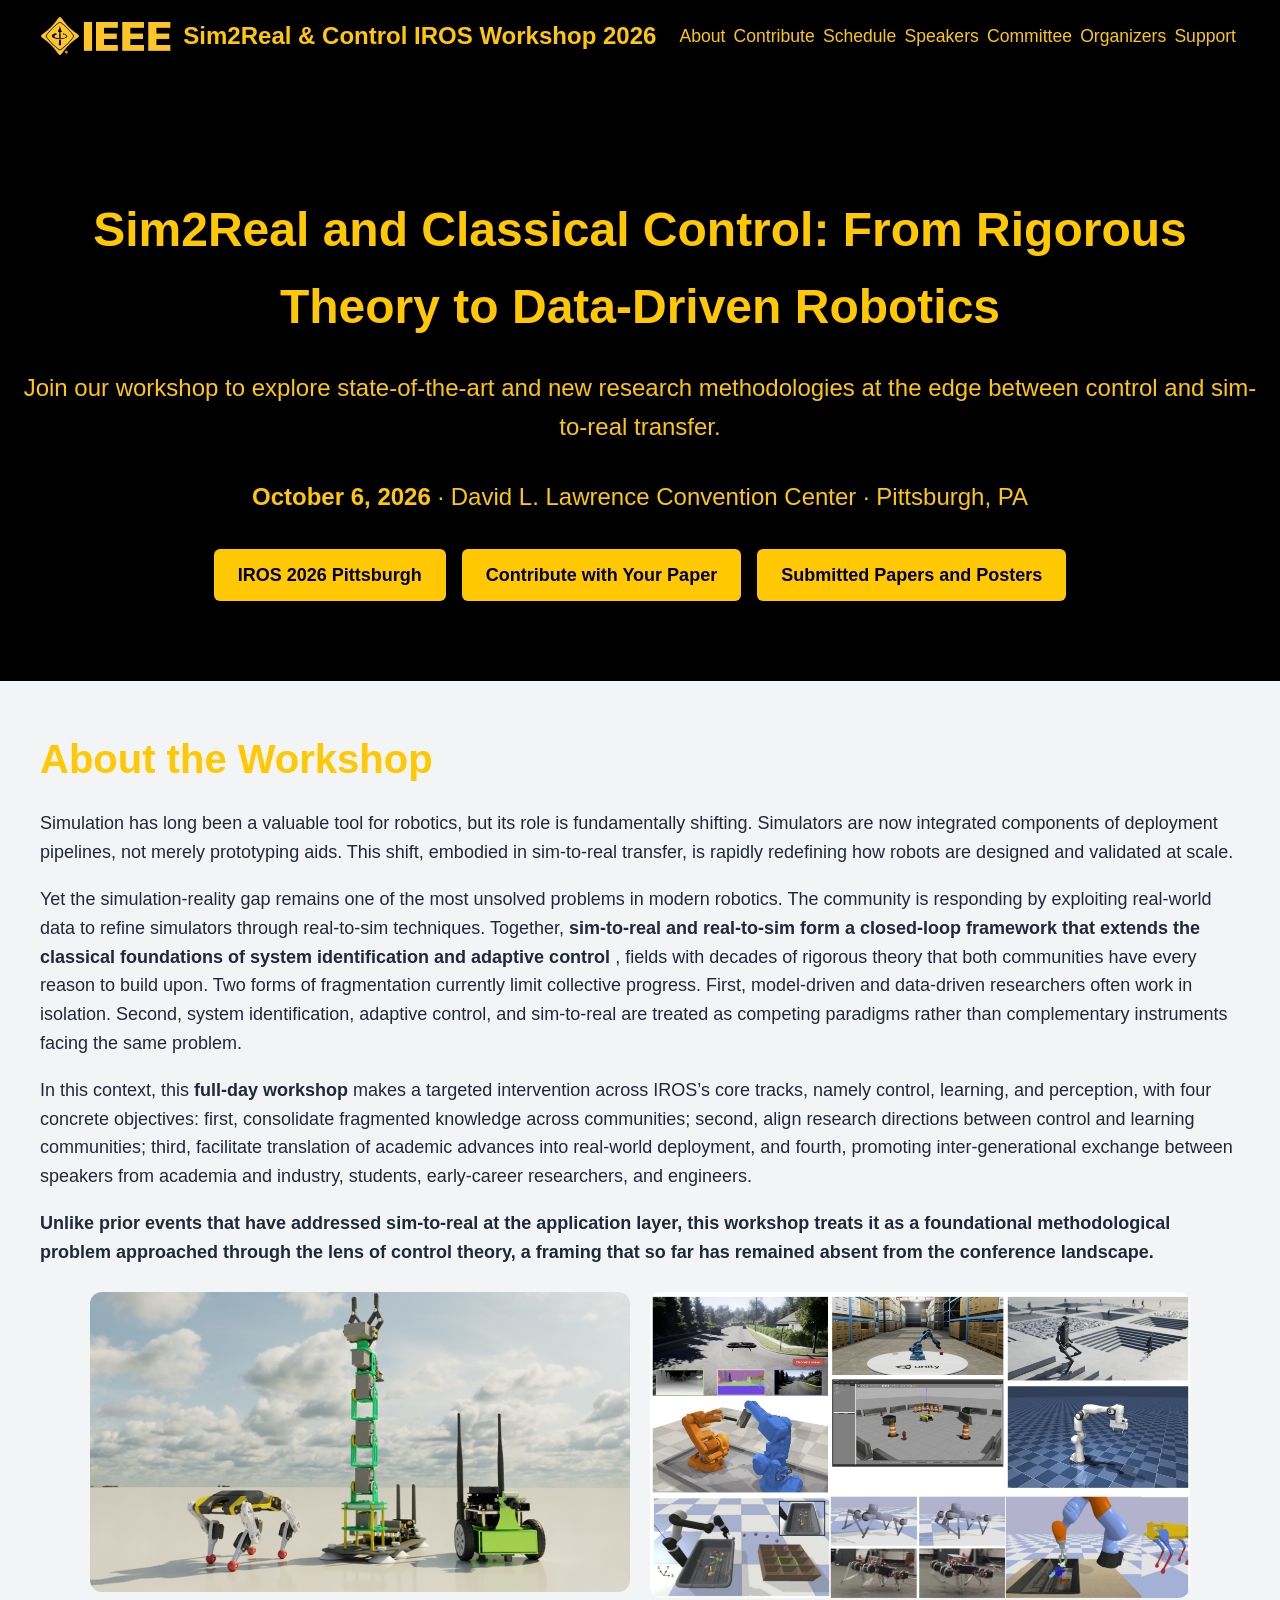
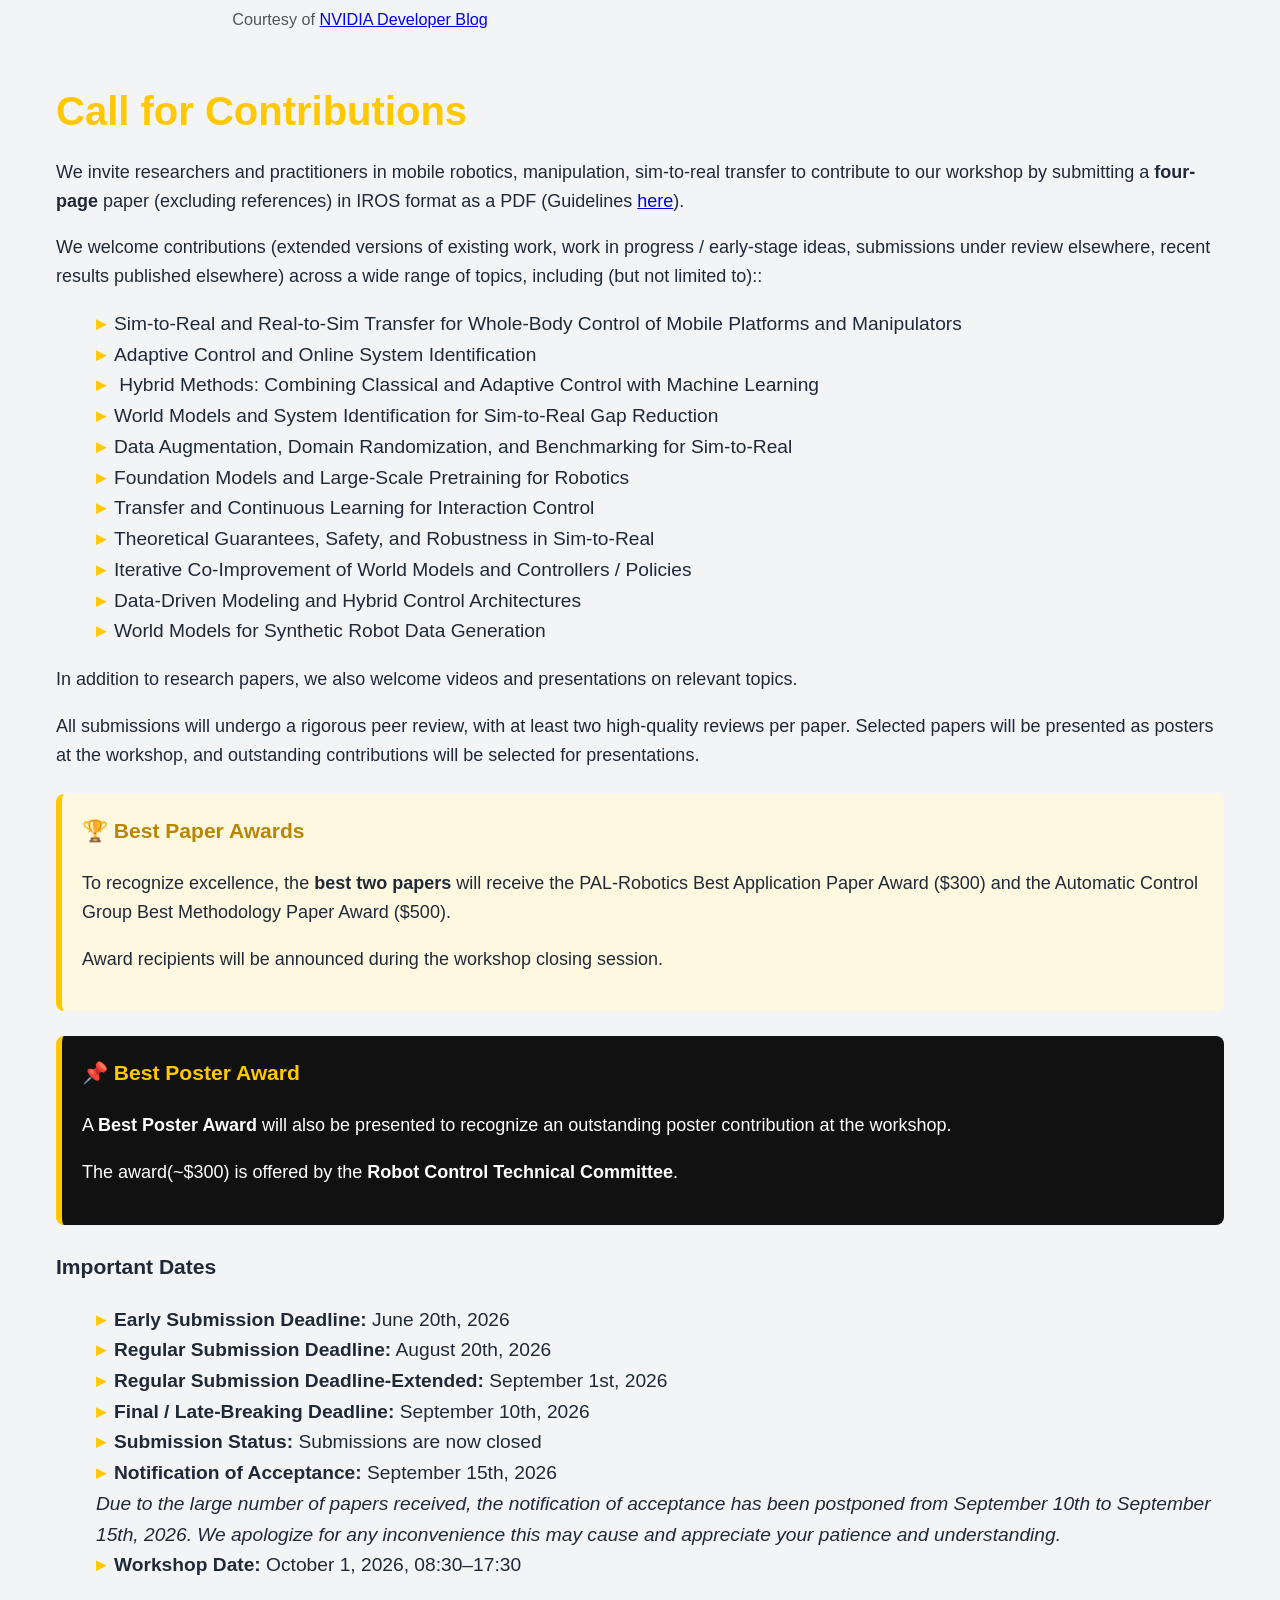
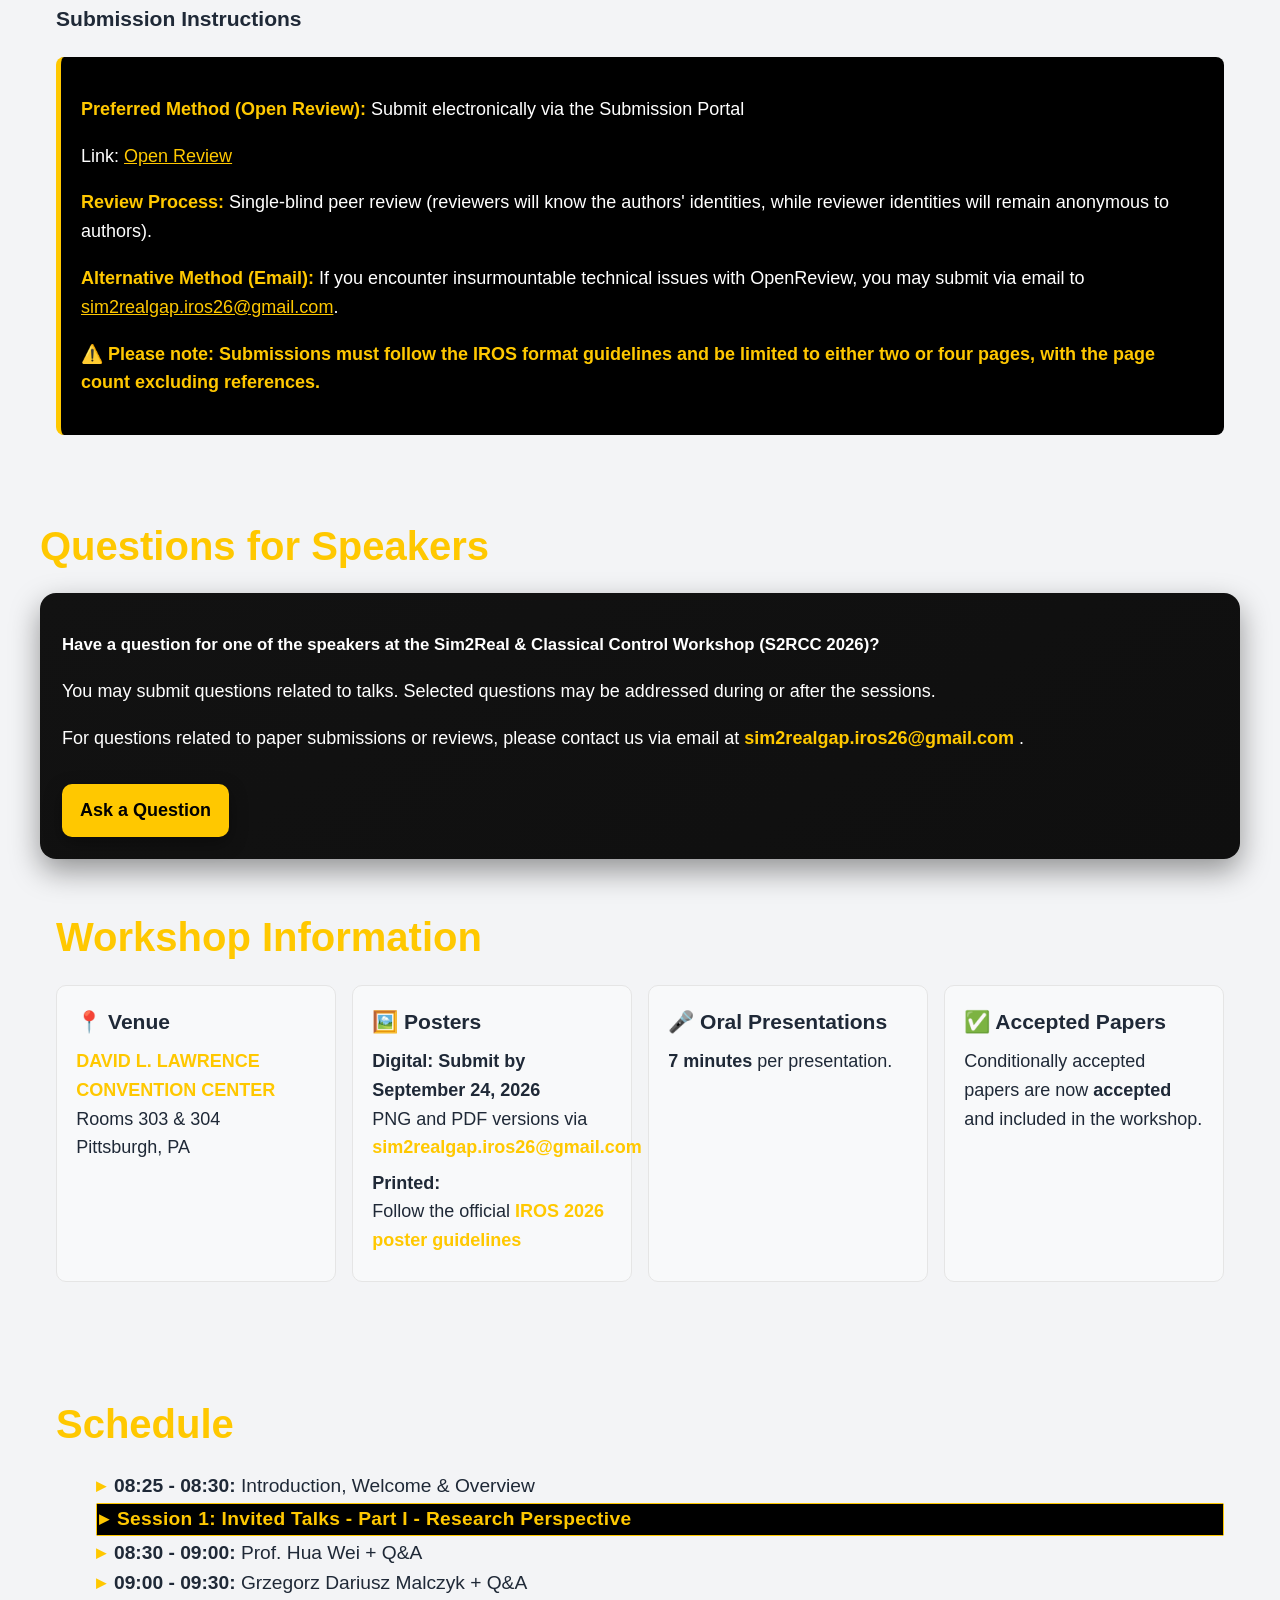
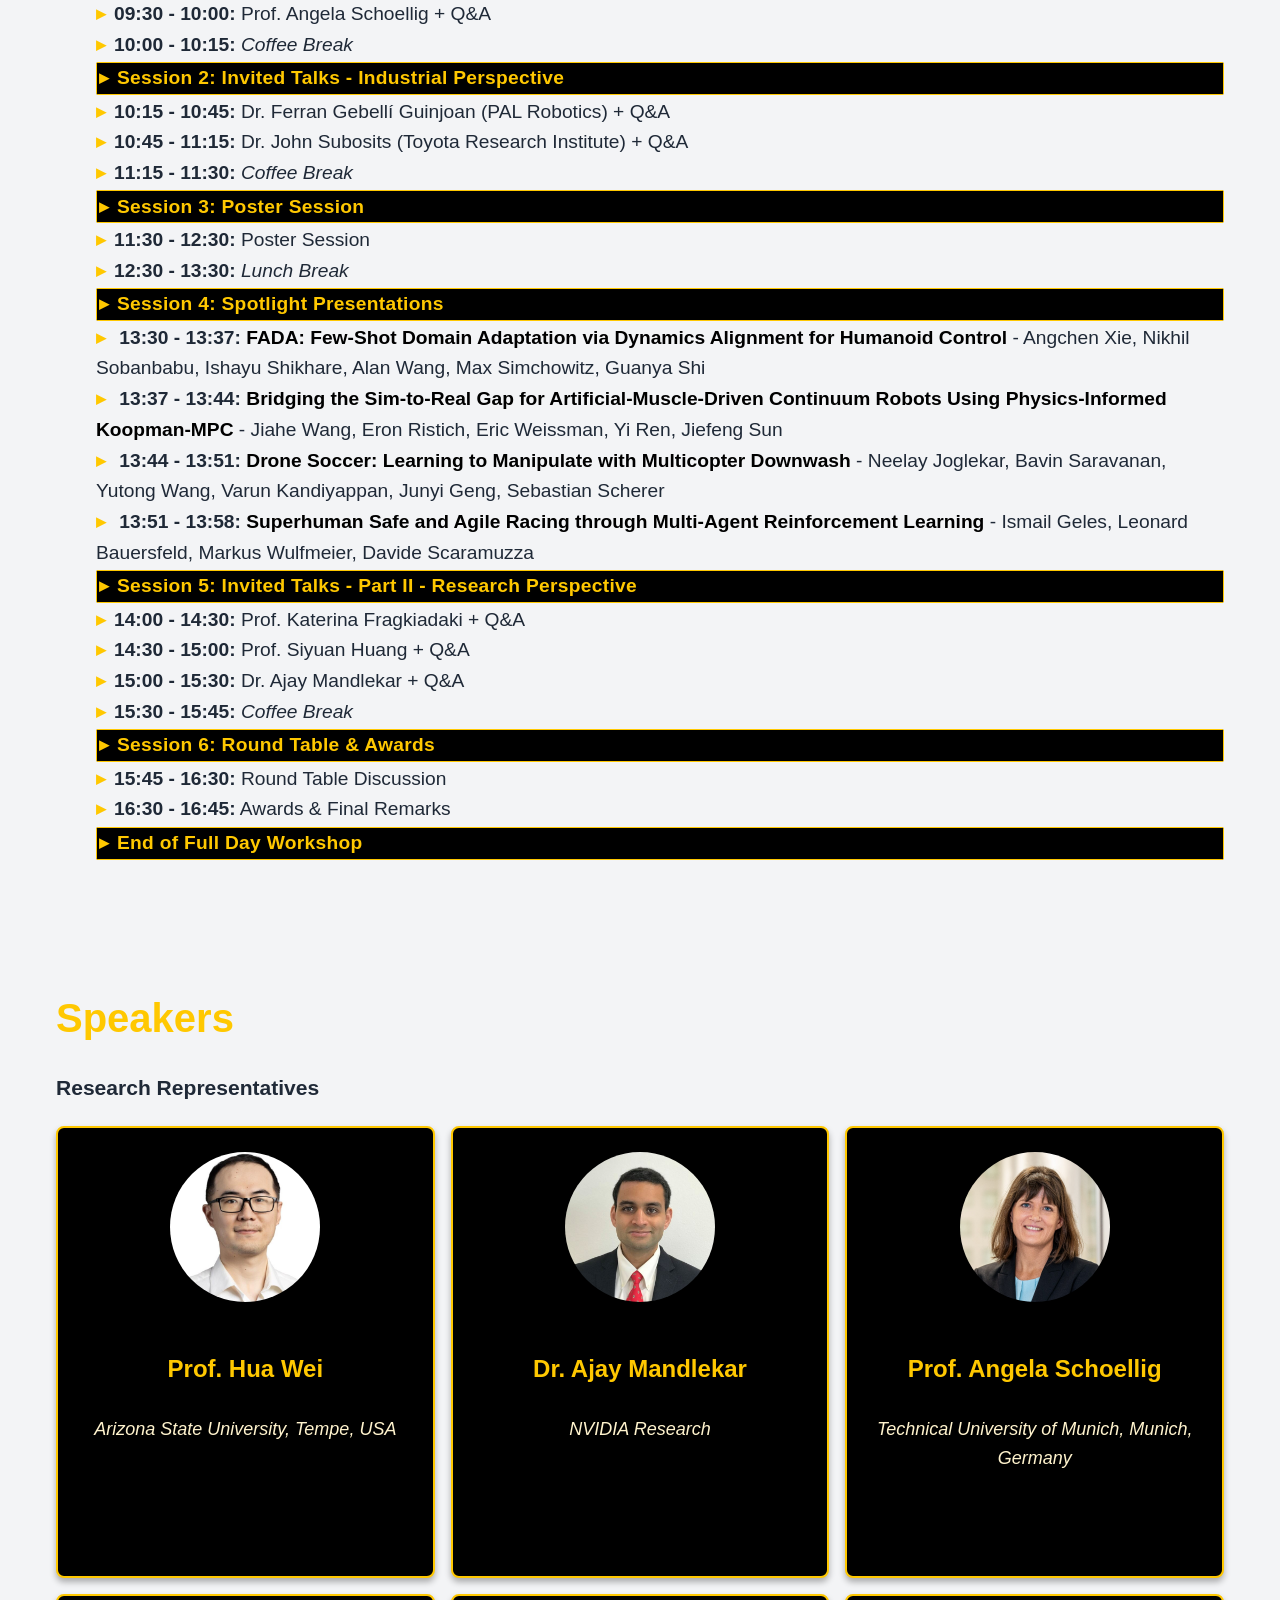
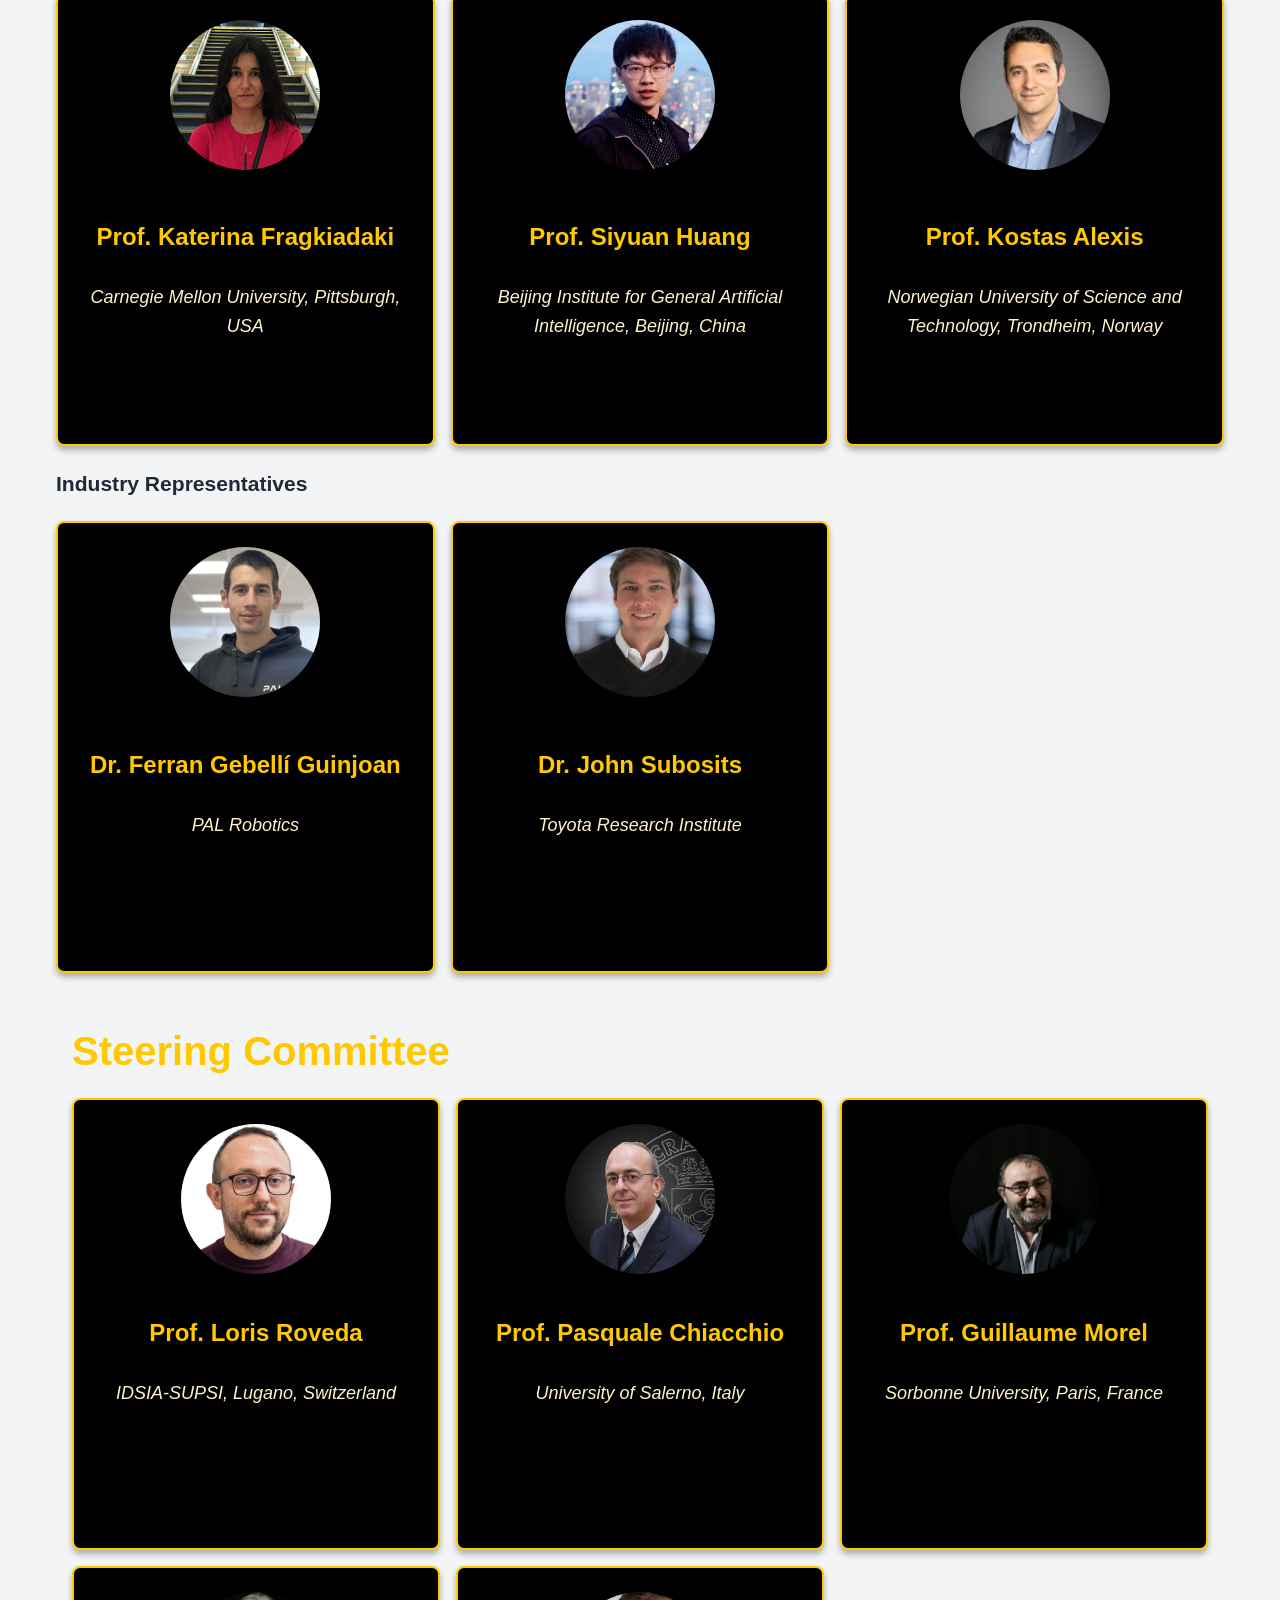
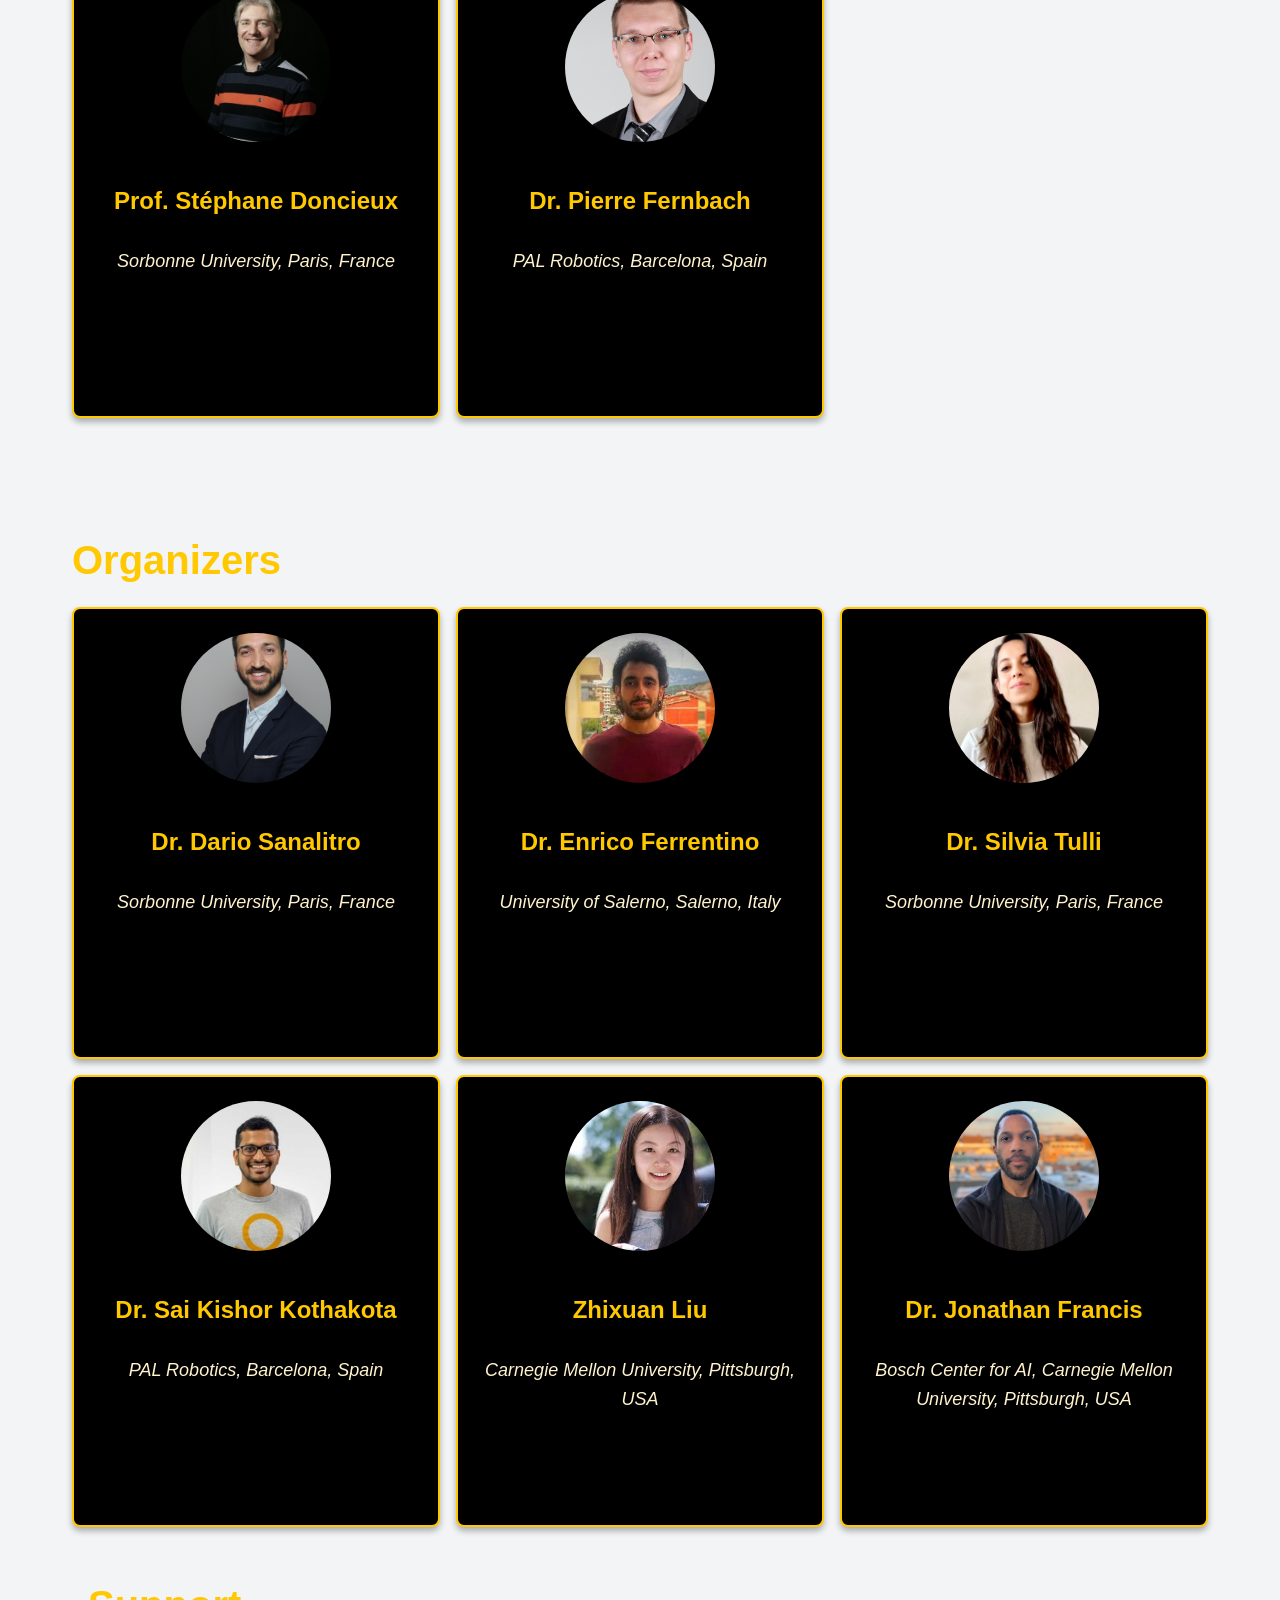
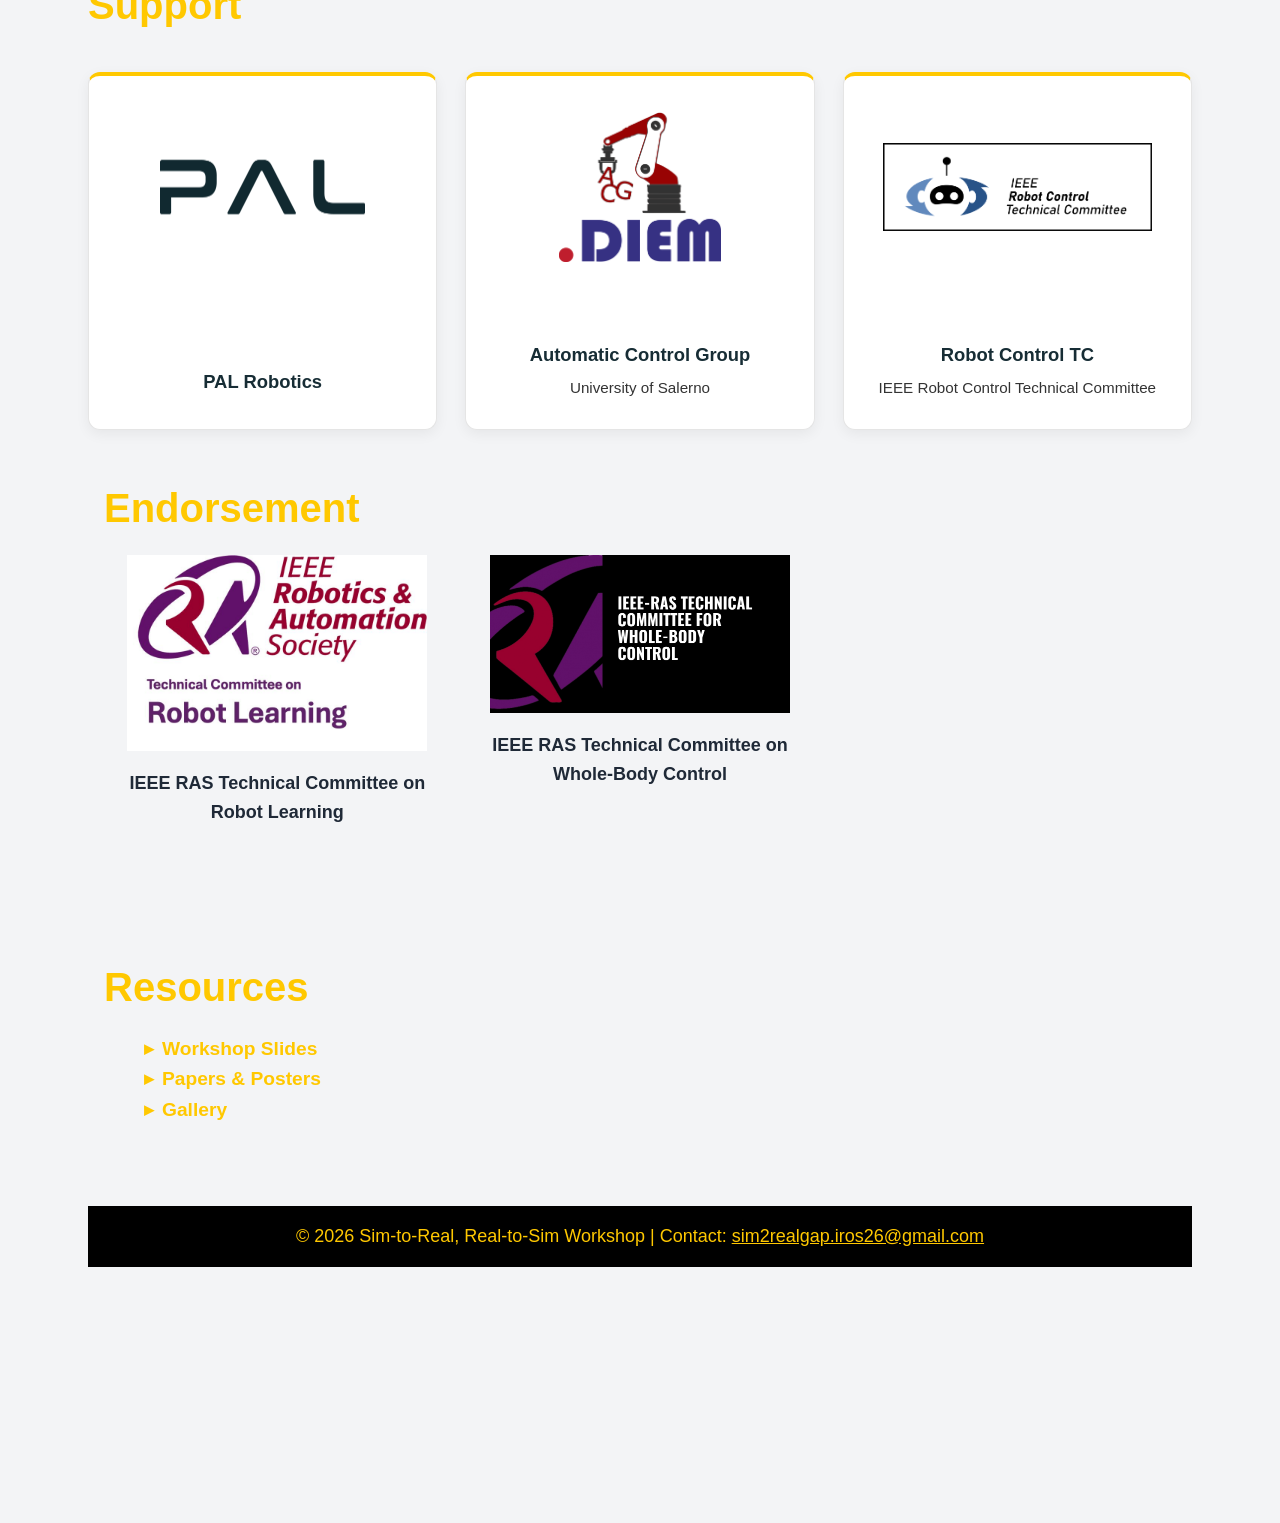
<file: index.html>
<!DOCTYPE html>
<html lang="en">
<head>
  <meta charset="UTF-8">
  <meta name="viewport" content="width=device-width, initial-scale=1.0">
  <title>Sim2Real and Classical Control Workshop</title>
  <link rel="stylesheet" href="css/style.css">
  <script src="js/script.js" defer></script>
  <meta name="google-site-verification" content="RO2MeOyLV52VgD4TCIo8SEtLjc49aEYzUDkjh_sgpTs" />
    <meta name="description" content="Sim2Real and Classical Control: From Rigorous Theory to Data-Driven Robotics. IROS 2026 Workshop in Pittsburgh on sim-to-real transfer, classical control, robot learning, and data-driven robotics."> 
  <meta name="keywords" content="IROS 2026, Sim2Real, robotics, robot learning, classical control, sim-to-real transfer, data-driven robotics">
  <meta name="robots" content="index, follow">
  <link rel="canonical" href="https://sim2realgap.github.io/sim2real-and-control-workshop-iros2026/">
  <script type="application/ld+json">
{
 "@context": "https://schema.org",
 "@type": "Event",
 "name": "Sim2Real and Classical Control: From Rigorous Theory to Data-Driven Robotics",
 "startDate": "2026-10-01T08:30",
 "location": {
   "@type": "Place",
   "name": "IROS 2026 Pittsburgh"
 },
 "description": "IEEE IROS 2026 workshop on sim-to-real transfer, classical control, robot learning, and data-driven robotics."
}
</script>
</head>
<body>

  <!-- Header / Navigation -->
<header class="header">
  <nav class="nav container">
    <div class="logo-container">
      <img src="./images/ieee_logo.png" alt="Sim2Real and Control IROS Workshop 2026" class="logo-img">
      <span class="logo-text">Sim2Real & Control IROS Workshop 2026</span>
    </div>
    <ul class="nav-links">
      <li><a href="#about">About</a></li>
       <li><a href="#contribute">Contribute</a></li>
      <li><a href="#schedule">Schedule</a></li>
      <li><a href="#speakers">Speakers</a></li>
      <li><a href="#committee">Committee</a></li>
      <li><a href="#organizers">Organizers</a></li>
      <li><a href="#support">Support</a></li>
      <!-- <li><a href="#resources">Resources</a></li> -->
    </ul>
  </nav>
</header>

  <!-- Hero Section -->
  <section class="hero">
    <h2>Sim2Real and Classical Control: From Rigorous Theory to Data-Driven Robotics</h2>
    <p>Join our workshop to explore state-of-the-art and new research methodologies at the edge between control and sim-to-real transfer.</p>

    <p class="hero-date">
  <strong>October 6, 2026</strong> · David L. Lawrence Convention Center · Pittsburgh, PA
</p>

    <div style="display: flex; flex-wrap: wrap; gap: 1rem; justify-content: center; margin-top: 1.5rem;">
    <a href="https://2026.ieee-iros.org/" target="_blank" class="btn btn-secondary" rel="noopener noreferrer">
      IROS 2026 Pittsburgh
    </a>
    <a href="https://openreview.net/group?id=IEEE.org/IROS/2026/Workshop/S2RCC" target="_blank" class="btn" rel="noopener noreferrer">
      Contribute with Your Paper
    </a>

    
    <a href="./posters.html" class="btn" rel="noopener noreferrer">
      Submitted Papers and Posters
    </a>        
  </div>
</a> </section>

<section id="about" class="container section">
  <h2>About the Workshop</h2>

  <p>
    Simulation has long been a valuable tool for robotics, but its role is fundamentally shifting. Simulators are now integrated components of deployment pipelines, not merely prototyping aids. This shift, embodied in sim-to-real transfer, is rapidly redefining how robots are designed and
validated at scale. 
  </p>
  <p>
Yet the simulation-reality gap remains one of the most unsolved problems in modern robotics. The community is responding by exploiting real-world data to refine simulators through real-to-sim techniques. Together, <b>sim-to-real and real-to-sim form a closed-loop framework that extends
the classical foundations of system identification and adaptive control </b>, fields with decades of rigorous theory that both communities have every reason to build upon.
Two forms of fragmentation currently limit collective progress. First, model-driven and data-driven researchers often work in isolation. Second, system identification, adaptive control, and
sim-to-real are treated as competing paradigms rather than complementary instruments facing the same problem.
  </p>
<p>
In this context, this <b>full-day workshop</b> makes a targeted intervention across IROS’s core tracks, namely control, learning, and perception, with four concrete objectives: first, consolidate fragmented knowledge across communities; second, align research directions between control and learning communities; third, facilitate translation of academic advances into real-world deployment, and fourth, promoting inter-generational exchange between speakers from academia and industry, students, early-career researchers, and engineers. 
  </p>
<p>
<b>Unlike prior events that have addressed sim-to-real at the application layer, this workshop treats it as a foundational methodological problem approached through the lens of control theory, a framing that so far has remained absent from the conference landscape.
 </b> </p>

<!-- Images container -->
<div style="display: flex; gap: 20px; justify-content: center; margin-top: 25px; flex-wrap: wrap;">

  <figure style="width: 45%; min-width: 280px; margin: 0; text-align: center;">
    <img src="./images/sim2real.png" alt="Sim-to-real transfer pipeline for robotics workshop IROS 2026" style="width: 100%; border-radius: 12px;">
    <figcaption style="font-size: 0.9em; color: #555; margin-top: 6px;">
      Courtesy of <a href="https://developer.nvidia.com/blog/training-in-nvidia-isaac-sim-closes-the-sim2real-gap/" target="_blank">NVIDIA Developer Blog</a>
    </figcaption>
  </figure>

  <figure style="width: 45%; min-width: 280px; margin: 0; text-align: center;">
    <img src="./images/all_sim.png" alt="Sim2Real simulators for robotics workshop IROS 2026" style="width: 100%; border-radius: 12px;">
    <figcaption style="font-size: 0.9em; color: #555; margin-top: 6px;">
    </figcaption>
  </figure>

</div>

  <section id="contribute" class="container section">
  <h2>Call for Contributions</h2>

  We invite researchers and practitioners in mobile robotics, manipulation, sim-to-real transfer to contribute to our workshop by submitting a <b>four-page</b> paper (excluding references) in IROS format as a PDF (Guidelines <a href="https://ras.papercept.net/conferences/support/support.php" target="_blank" rel="noopener noreferrer">here</a>).
  <p>
  We welcome contributions (extended versions of existing work, work in progress / early-stage ideas, submissions under review elsewhere, recent results published elsewhere) across a wide range of topics, including (but not limited to)::
  </p>

  <ul class="list">
    <li>Sim-to-Real and Real-to-Sim Transfer for Whole-Body Control of Mobile Platforms and
Manipulators</li>
    <li>Adaptive Control and Online System Identification</li>
    <li> Hybrid Methods: Combining Classical and Adaptive Control with Machine Learning</li>
    <li>World Models and System Identification for Sim-to-Real Gap Reduction</li>
    <li>Data Augmentation, Domain Randomization, and Benchmarking for Sim-to-Real</li>
    <li>Foundation Models and Large-Scale Pretraining for Robotics</li>
    <li>Transfer and Continuous Learning for Interaction Control</li>
    <li>Theoretical Guarantees, Safety, and Robustness in Sim-to-Real</li>
    <li>Iterative Co-Improvement of World Models and Controllers / Policies</li>
    <li>Data-Driven Modeling and Hybrid Control Architectures</li>
    <li>World Models for Synthetic Robot Data Generation</li>
  </ul>

  <p>In addition to research papers, we also welcome videos and presentations on relevant topics.
</p>

<p>All submissions will undergo a rigorous peer review, with at least two high-quality reviews per paper. Selected papers will be presented as posters at the workshop, and outstanding contributions will be selected for presentations.</p>

<!-- Best Paper Award Section -->
<div style="background-color: #fff8e1; border-left: 6px solid #ffc800; padding: 20px; margin: 25px 0; border-radius: 8px;">
  <h3 style="margin-top: 0; color: #b88600;">🏆 Best Paper Awards</h3>
    <p>To recognize excellence, the <b>best two papers</b> will receive the PAL-Robotics Best Application Paper Award ($300) and the Automatic Control Group Best Methodology Paper Award ($500). </p>
  <p>
  <p>
    Award recipients will be announced during the workshop closing session.
  </p>
</div>

    <!-- Best Poster Award Section -->
<div style="background-color: #111111; border-left: 6px solid #ffc800; padding: 20px; margin: 25px 0; border-radius: 8px; color: #ffffff;">
  <h3 style="margin-top: 0; color: #ffc800;">📌 Best Poster Award</h3>
  <p>
    A <b>Best Poster Award</b> will also be presented to recognize an
    outstanding poster contribution at the workshop.
  </p>
  <p>
    The award(~$300) is offered by the <b>Robot Control Technical Committee</b>.
  </p>
</div>

<h3>Important Dates</h3>

<ul class="list">
  <li><strong>Early Submission Deadline:</strong> June 20th, 2026</li>
  <li><strong>Regular Submission Deadline:</strong> August 20th, 2026</li>
  <li><strong>Regular Submission Deadline-Extended:</strong> September 1st, 2026</li>
  <li><strong>Final / Late-Breaking Deadline:</strong> September 10th, 2026</li>
  <li><strong>Submission Status:</strong> Submissions are now closed</li>
  <li><strong>Notification of Acceptance:</strong> September 15th, 2026
      <br><em>Due to the large number of papers received, the notification of acceptance has been postponed from September 10th to September 15th, 2026. We apologize for any inconvenience this may cause and appreciate your patience and understanding.</em>
      </li>
  <li><strong>Workshop Date:</strong> October 1, 2026, 08:30–17:30</li>
</ul>

<h3>Submission Instructions</h3>

<div style="background-color: #000000; color: #ffffff; border-left: 5px solid #ffc800; padding: 20px; margin: 15px 0; border-radius: 8px;">
  <p><strong style="color: #ffc800;">Preferred Method (Open Review):</strong> Submit electronically via the Submission Portal</p>
  <p>Link: <a href="https://openreview.net/group?id=IEEE.org/IROS/2026/Workshop/S2RCC" target="_blank" style="color: #ffc800;"> Open Review</a></p>

  <p><strong style="color: #ffc800;">Review Process:</strong> Single-blind peer review (reviewers will know the authors' identities, while reviewer identities will remain anonymous to authors).</p>

  <p><strong style="color: #ffc800;">Alternative Method (Email):</strong> If you encounter insurmountable technical issues with OpenReview, you may submit via email to <a href="mailto:sim2realgap.iros26@gmail.com" style="color: #ffc800;">sim2realgap.iros26@gmail.com</a>.</p>

  <p style="color: #ffc800; font-weight: bold; margin-top: 10px;">⚠️ Please note: Submissions must follow the IROS format guidelines and be limited to either two or four pages, with the page count excluding references.</p>
</div>
</section>

  <h2>Questions for Speakers</h2>

<div class="qa-box">

  <p class="qa-intro">
    Have a question for one of the speakers at the Sim2Real & Classical Control Workshop (S2RCC 2026)?
  </p>

  <p>
    You may submit questions related to talks. Selected questions may be addressed during or after the sessions.
  </p>

  <p>
    For questions related to paper submissions or reviews, please contact us via email at
    <a href="mailto:sim2realgap.iros26@gmail.com">
      sim2realgap.iros26@gmail.com
    </a>.
  </p>

  <a class="qa-button"
     href="https://docs.google.com/forms/d/e/1FAIpQLSc-sWcp3T8vetr5dh4k6BwvKU0Ku7mAKgW0arsXTkJzhmsqSA/viewform?usp=publish-editor"
     target="_blank">
    Ask a Question
  </a>

</div>

  <!-- Workshop Information Section -->

<section id="workshop-info" class="container section">
  <h2>Workshop Information</h2>

  <div class="info-grid">

<div class="info-card"> <h3>📍 Venue</h3> <p> <strong> <a href="https://www.pittsburghcc.com/" target="_blank" rel="noopener noreferrer"> DAVID L. LAWRENCE CONVENTION CENTER </a> </strong><br> Rooms 303 &amp; 304<br> Pittsburgh, PA </p> </div>

<div class="info-card"> <h3>🖼️ Posters</h3>

<p> <strong>Digital: Submit by September 24, 2026</strong><br> PNG and PDF versions via <a href="mailto:sim2realgap.iros26@gmail.com"> sim2realgap.iros26@gmail.com </a> </p>

<p> <strong>Printed: </strong><br> Follow the official <a href="https://2026.ieee-iros.org/program/presenter-instructions" target="_blank" rel="noopener noreferrer"> IROS 2026 poster guidelines </a> </p> </div>

<div class="info-card"> <h3>🎤 Oral Presentations</h3> <p> <strong>7 minutes</strong> per presentation. </p> </div>

<div class="info-card"> <h3>✅ Accepted Papers</h3> <p> Conditionally accepted papers are now <strong>accepted</strong> and included in the workshop. </p> </div>
  </div>
</section>

<!-- Schedule Section -->
<section id="schedule" class="container section">
  <h2>Schedule</h2>
  <ul class="list">
    <li><strong>08:25 - 08:30:</strong> Introduction, Welcome & Overview</li>

    <li class="session-title">Session 1: Invited Talks - Part I - Research Perspective</li>
    <li><strong>08:30 - 09:00:</strong> Prof. Hua Wei + Q&A</li>
    <li><strong>09:00 - 09:30:</strong> Grzegorz Dariusz Malczyk + Q&A</li>
    <li><strong>09:30 - 10:00:</strong> Prof. Angela Schoellig + Q&A</li>
    <li><strong>10:00 - 10:15:</strong> <em>Coffee Break</em></li>
    
    <li class="session-title">Session 2: Invited Talks - Industrial Perspective</li>
    <li><strong>10:15 - 10:45:</strong> Dr. Ferran Gebellí Guinjoan (PAL Robotics) + Q&A</li>
    <li><strong>10:45 - 11:15:</strong> Dr. John Subosits (Toyota Research Institute) + Q&A</li>
    <li><strong>11:15 - 11:30:</strong> <em>Coffee Break</em></li>

    <li class="session-title">Session 3: Poster Session</li>
    <li><strong>11:30 - 12:30:</strong> Poster Session</li>

    <li><strong>12:30 - 13:30:</strong> <em>Lunch Break</em></li>

    <li class="session-title">Session 4: Spotlight Presentations</li>
    <li>
  <strong>13:30 - 13:37:</strong>
  <a href="https://openreview.net/forum?id=NOqbCDCEtq" target="_blank">
    FADA: Few-Shot Domain Adaptation via Dynamics Alignment for Humanoid Control
  </a>
  - Angchen Xie, Nikhil Sobanbabu, Ishayu Shikhare, Alan Wang,
  Max Simchowitz, Guanya Shi
</li>

<li>
  <strong>13:37 - 13:44:</strong>
  <a href="https://openreview.net/forum?id=C9x1GMQRAo" target="_blank">
    Bridging the Sim-to-Real Gap for Artificial-Muscle-Driven Continuum Robots
    Using Physics-Informed Koopman-MPC
  </a>
  - Jiahe Wang, Eron Ristich, Eric Weissman, Yi Ren, Jiefeng Sun
</li>

<li>
  <strong>13:44 - 13:51:</strong>
  <a href="https://openreview.net/forum?id=j9hYMWmsuU" target="_blank">
    Drone Soccer: Learning to Manipulate with Multicopter Downwash
  </a>
  - Neelay Joglekar, Bavin Saravanan, Yutong Wang, Varun Kandiyappan,
  Junyi Geng, Sebastian Scherer
</li>

<li>
  <strong>13:51 - 13:58:</strong>
  <a href="https://openreview.net/forum?id=xiYeGeU01C" target="_blank">
    Superhuman Safe and Agile Racing through Multi-Agent Reinforcement Learning
  </a>
  - Ismail Geles, Leonard Bauersfeld, Markus Wulfmeier, Davide Scaramuzza
</li>

    <li class="session-title">Session 5: Invited Talks - Part II - Research Perspective</li>
    <li><strong>14:00 - 14:30:</strong> Prof. Katerina Fragkiadaki + Q&A</li>
    <li><strong>14:30 - 15:00:</strong> Prof. Siyuan Huang + Q&A</li>
    <li><strong>15:00 - 15:30:</strong> Dr. Ajay Mandlekar + Q&A</li>
    <li><strong>15:30 - 15:45:</strong> <em>Coffee Break</em></li>

    <li class="session-title">Session 6: Round Table & Awards</li>
    <li><strong>15:45 - 16:30:</strong> Round Table Discussion</li>
    <li><strong>16:30 - 16:45:</strong> Awards & Final Remarks</li>

    <li class="session-title"><strong>End of Full Day Workshop</strong></li>
  </ul>
</section>

  <!-- Speakers Section -->
  <section id="speakers" class="container section">
    <h2>Speakers</h2>
      <!-- Research Representatives -->
  <h3>Research Representatives</h3>
<div class="grid">
  <div class="card">
    <a href="https://labs.engineering.asu.edu/hw/" target="_blank">
      <img src="./images/people/hua.png" alt="Prof. Hua Wei">
      <h3>Prof. Hua Wei</h3>
    </a>
    <p class="affiliation">Arizona State University, Tempe, USA</p>
  </div>

   <div class="card">
    <a href="https://ai.stanford.edu/~amandlek/" target="_blank">
      <img src="./images/people/ajay.jpeg" alt="Dr. Ajay Mandlekar">
      <h3>Dr. Ajay Mandlekar</h3>
    </a>
    <p class="affiliation">NVIDIA Research</p>
  </div>

    <div class="card">
    <a href="https://www.dynsyslab.org/prof-angela-schoellig/" target="_blank">
      <img src="./images/people/angela.jpg" alt="Prof. Angela Schoellig">
      <h3>Prof. Angela Schoellig</h3>
    </a>
    <p class="affiliation">Technical University of Munich, Munich, Germany</p>
  </div>

  <div class="card">
    <a href="https://www.cs.cmu.edu/~katef/" target="_blank">
      <img src="./images/people/kate.jpg" alt="Prof. Katerina Fragkiadaki">
      <h3>Prof. Katerina Fragkiadaki</h3>
    </a>
    <p class="affiliation">Carnegie Mellon University, Pittsburgh, USA</p>
  </div>
    <div class="card">
    <a href="https://siyuanhuang.com/" target="_blank">
      <img src="./images/people/siyuan.jpeg" alt="Prof. Siyuan Huang">
      <h3>Prof. Siyuan Huang</h3>
    </a>
    <p class="affiliation">Beijing Institute for General Artificial Intelligence, Beijing, China</p>
  </div>

  <div class="card">
    <a href="http://www.kostasalexis.com/" target="_blank">
      <img src="./images/people/kostas.jpg" alt="Prof. Kostas Alexis">
      <h3>Prof. Kostas Alexis</h3>
    </a>
    <p class="affiliation">Norwegian University of Science and Technology, Trondheim, Norway</p>
  </div>

</div>
    <!-- Industry Representatives -->
<h3>Industry Representatives</h3>
<div class="grid">
  <div class="card">
    <a href="https://www.pal-robotics.com/" target="_blank">
      <img src="./images/people/ferran.png" alt="PAL Robotics Speaker">
      <h3>Dr. Ferran Gebellí Guinjoan</h3>
    </a>
    <p class="affiliation">PAL Robotics</p>
  </div>

  <div class="card">
    <a href="https://scholar.google.com/citations?user=BmXLo58AAAAJ&hl=en" target="_blank">
      <img src="./images/people/John.jpg" alt="Dr. John Subosits">
      <h3>Dr. John Subosits</h3>
    </a>
    <p class="affiliation">Toyota Research Institute</p>
  </div>
</div>

  <!-- Papers Section 
  <section id="papers" class="container section">
    <h2>Accepted Papers</h2>
    <div class="grid">
      <div class="card">
        <h3>RotorPy: Python Multirotor Simulator</h3>
        <p>Authors: A. Researcher, B. Developer</p>
        <a href="assets/pdfs/rotorpy.pdf" class="btn-link">View PDF</a>
      </div>
      <div class="card">
        <h3>MARSIM: Lightweight LiDAR UAV Simulator</h3>
        <p>Authors: C. Engineer, D. Scientist</p>
        <a href="assets/pdfs/marsim.pdf" class="btn-link">View PDF</a>
      </div>
    </div>
  </section> -->

  <!-- Simulators Section 
  <section id="simulators" class="container section">
    <h2>UAV Simulators & Tools</h2>
    <div class="grid">
      <div class="card">
        <h3>AirSim</h3>
        <p>Photorealistic simulator for drones and autonomous vehicles.</p>
        <a href="https://microsoft.github.io/AirSim/" target="_blank" class="btn-link">Visit</a>
      </div>
      <div class="card">
        <h3>Flightmare</h3>
        <p>Fast UAV simulator for research and learning-based control.</p>
        <a href="#" class="btn-link">Visit</a>
      </div>
    </div>
  </section> -->

    <!-- Commitee Section -->
<section id="committee" class="container section">
  <h2>Steering Committee</h2>
  <div class="grid">

    <div class="card">
      <img src="./images/loris.jpg" alt="Loris Roveda">
      <h3>
        <a href="https://scholar.google.com/citations?hl=en&user=3un_pPgAAAAJ" target="_blank">Prof. Loris Roveda</a>
      </h3>
      <p class="affiliation">IDSIA-SUPSI, Lugano, Switzerland</p>
      <!-- Google Scholar profile found — cited works in robotics, AI, optimization, etc. :contentReference[oaicite:0]{index=0} -->
    </div>

    <div class="card">
      <img src="./images/chiacchio.jpeg" alt="Pasquale Chiacchio">
      <h3>
        <a href="https://scholar.google.fr/citations?hl=en&user=ylhIiSAAAAAJ" target="_blank">Prof. Pasquale Chiacchio</a>
      </h3>
      <p class="affiliation">University of Salerno, Italy</p>
      <!-- Verified Google Scholar profile for Pasquale Chiacchio :contentReference[oaicite:1]{index=1} -->
    </div>

    <div class="card">
      <img src="./images/people/guillaume.png" alt="Guillaume Morel">
      <h3>
        <a href="https://scholar.google.com/citations?hl=en&user=ESb02QcAAAAJ" target="_blank">Prof. Guillaume Morel</a>
      </h3>
      <p class="affiliation">Sorbonne University, Paris, France</p>
      <!-- Google Scholar page showing long publication record in robotics :contentReference[oaicite:2]{index=2} -->
    </div>

    <div class="card">
      <img src="./images/people/stephane.jpg" alt="Stephane Doncieux">
      <h3>
        <a href="https://scholar.google.com/citations?hl=en&user=K7tt_7QAAAAJ" target="_blank">Prof. Stéphane Doncieux</a>
      </h3>
      <p class="affiliation">Sorbonne University, Paris, France</p>
      <!-- Verified Google Scholar profile for Stéphane Doncieux :contentReference[oaicite:3]{index=3} -->
    </div>

    <div class="card">
      <img src="./images/people/pierre.JPG" alt="Pierre Fernbach">
      <h3>
        <a href="https://scholar.google.com/citations?user=y4XnB6IAAAAJ&hl=fr" target="_blank">Dr. Pierre Fernbach </a>
      </h3>
      <p class="affiliation">PAL Robotics, Barcelona, Spain</p>
      <!-- Verified Google Scholar profile for Stéphane Doncieux :contentReference[oaicite:3]{index=3} -->
    </div>

  </div>
</section>
<section id="organizers" class="container section">
  <h2>Organizers</h2>
  <div class="grid">
<div class="card">
  <img src="./images/dario.png" alt="Dario Sanalitro">
  <h3>
    <a href="https://dsanalit.github.io" target="_blank">Dr. Dario Sanalitro</a>
  </h3>
  <p class="affiliation">Sorbonne University, Paris, France</p>
</div>

<div class="card">
  <img src="./images/enrico.jpeg" alt="Enrico Ferrentino">
  <h3>
    <a href="https://scholar.google.com/citations?user=WKTJ6iIAAAAJ&hl=en" target="_blank">Dr. Enrico Ferrentino</a>
  </h3>
  <p class="affiliation">University of Salerno, Salerno, Italy</p>
</div>

<div class="card">
  <img src="./images/silvia.jpg" alt="Silvia Tulli">
  <h3>
    <a href="https://silviatulli.com" target="_blank">Dr. Silvia Tulli</a>
  </h3>
  <p class="affiliation">Sorbonne University, Paris, France</p>
</div>

<div class="card">
  <img src="./images/sai.jpeg" alt="Sai Kishor Kothakota">
  <h3>
    <a href="#" target="_blank">Dr. Sai Kishor Kothakota</a>
  </h3>
  <p class="affiliation">PAL Robotics, Barcelona, Spain</p>
</div>

    <div class="card">
      <img src="./images/people/liu.jpeg" alt="Zhixuan Liu">
      <h3>
        <a href="https://ariannaliu.github.io/" target="_blank">Zhixuan Liu</a>
      </h3>
      <p class="affiliation">Carnegie Mellon University, Pittsburgh, USA</p>
    </div>

    <div class="card">
      <img src="./images/people/jon.jpg" alt="Jonathan Francis">
      <h3>
        <a href="https://jonfranc.com/" target="_blank">Dr. Jonathan Francis</a>
      </h3>
      <p class="affiliation">Bosch Center for AI, Carnegie Mellon University, Pittsburgh, USA</p>
    </div>


  </div>

<!-- Support Section -->
<section id="support" class="container section">
  <h2>Support</h2>

  <div class="support-grid">

    <!-- PAL Robotics -->
    <div class="sponsor-card">
      <div class="sponsor-logo">
        <a href="https://www.pal-robotics.com/" target="_blank">
          <img src="./images/pal_logo.png" alt="PAL Robotics Logo">
        </a>
      </div>

      <div class="sponsor-info">
        <h3>PAL Robotics</h3>
      </div>
    </div>

    <!-- Automatic Control Group -->
    <div class="sponsor-card">
      <div class="sponsor-logo">
        <a href="https://www.second-sponsor.com/" target="_blank">
          <img src="./images/logo_automatic.png" alt="Automatic Control Group Logo">
        </a>
      </div>

      <div class="sponsor-info">
        <h3>Automatic Control Group</h3>
        <p>University of Salerno</p>
      </div>
    </div>

    <!-- Robot Control Technical Committee -->
    <div class="sponsor-card">
      <div class="sponsor-logo">
        <a href="https://www.second-sponsor.com/" target="_blank">
          <img src="./images/RC_Logo.png" alt="IEEE Robot Control Technical Committee Logo">
        </a>
      </div>

      <div class="sponsor-info">
        <h3>Robot Control TC</h3>
        <p>IEEE Robot Control Technical Committee</p>
      </div>
    </div>

  </div>

<!-- Endorsement Section -->
<section id="committee" class="container section">
  <h2>Endorsement</h2>
  <div class="grid">
    <div class="image-only">
      <a href="https://www.ieee-ras.org/technical-activities/technical-committees/robot-learning" target="_blank">
        <img src="./images/ras_RL.jpeg" alt="IEEE RAS Technical Committee on Robot Learning Logo">
      </a>
      <p><strong>IEEE RAS Technical Committee on Robot Learning</strong></p>
    </div>

    <div class="image-only">
      <a href="https://www.ieee-ras.org/technical-activities/technical-committees/whole-body-control" target="_blank">
        <img src="./images/ras_wbc.jpeg" alt="IEEE RAS Technical Committee on Whole-Body Control Logo">
      </a>
      <p><strong>IEEE RAS Technical Committee on Whole-Body Control</strong></p>
    </div>
  </div>
</section>

  <!-- Resources Section -->
  <section id="resources" class="container section">
    <h2>Resources</h2>
    <ul class="list">
      <li><a href="#" class="btn-link">Workshop Slides</a></li>
      <li><a href="posters.html" class="btn-link">Papers & Posters</a></li>
      <li><a href="gallery.html" class="btn-link">Gallery</a></li>

    </ul>
  </section>

  <!-- Footer -->
  <footer class="footer">
    &copy; 2026 Sim-to-Real, Real-to-Sim Workshop | Contact: <a href="mailto:sim2realgap.iros26@gmail.com @gmail.com">sim2realgap.iros26@gmail.com</a>
  </footer>

</body>
</html>
</file>
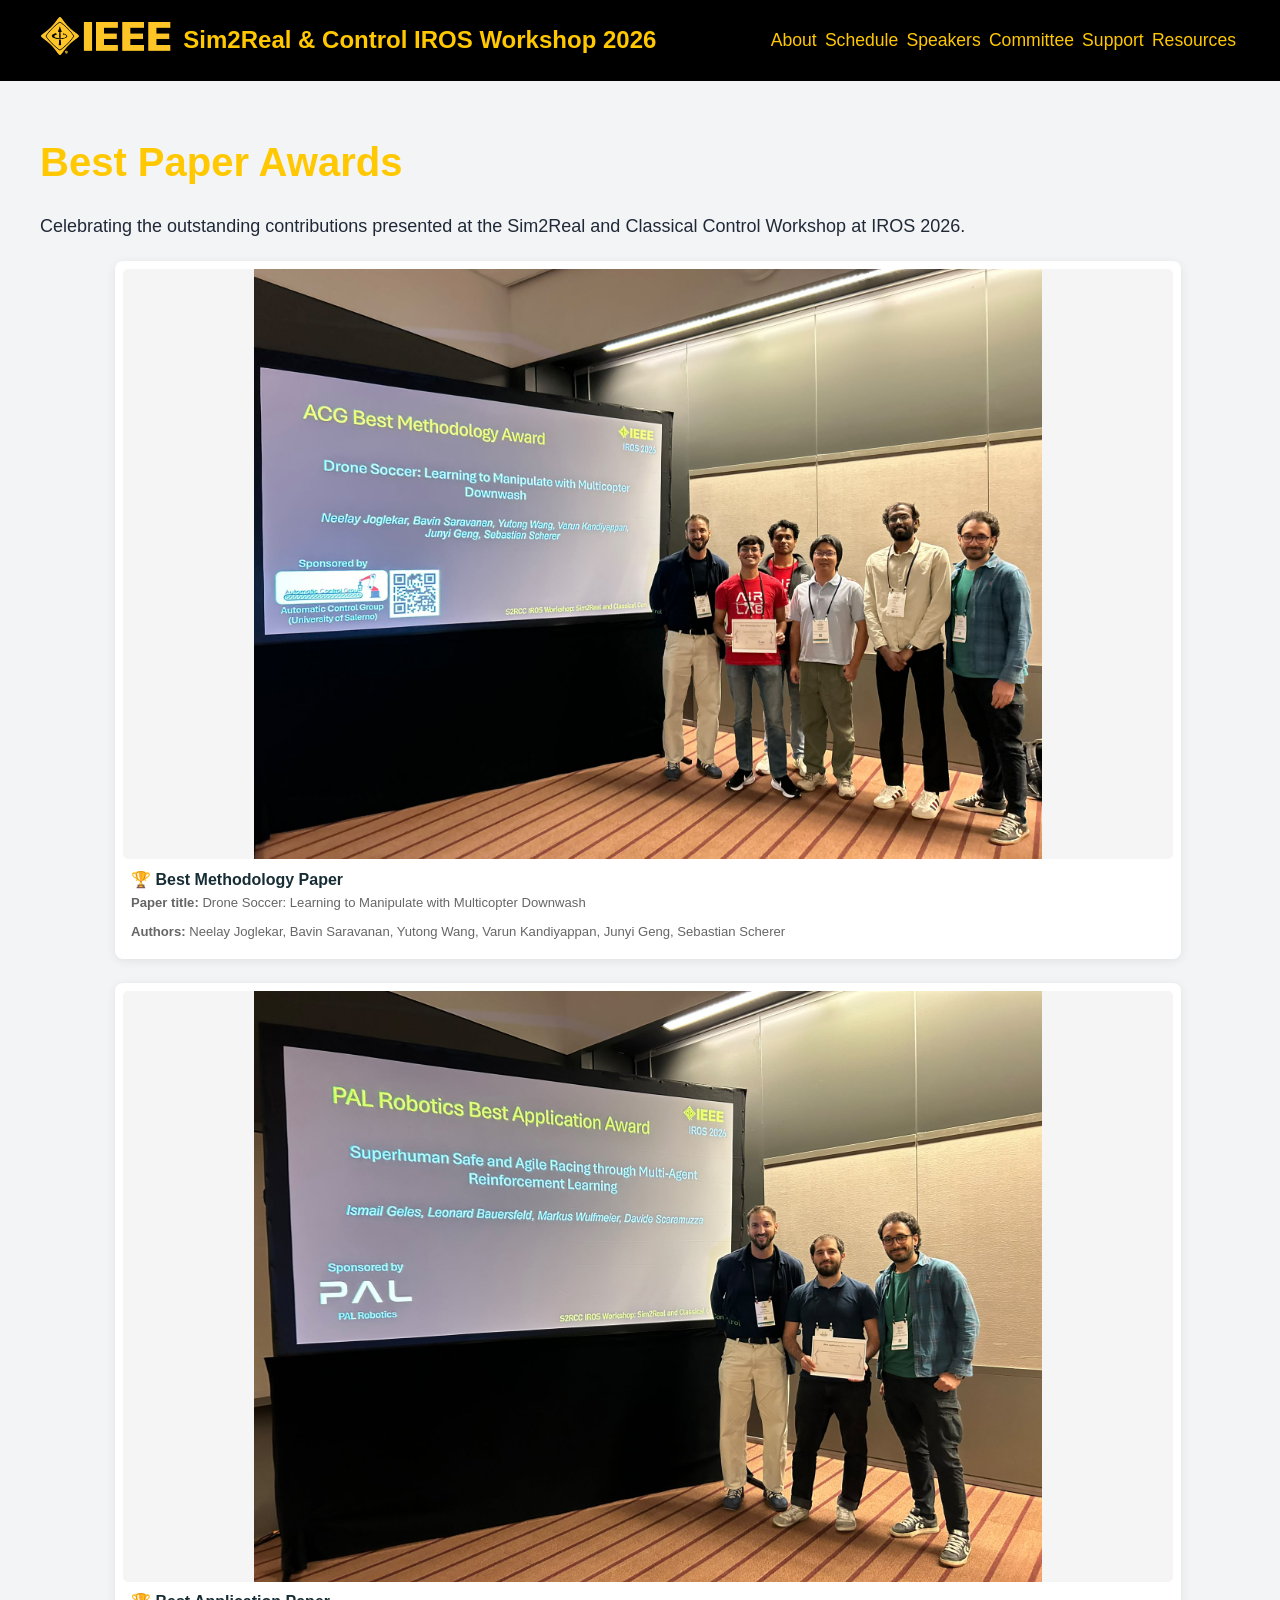
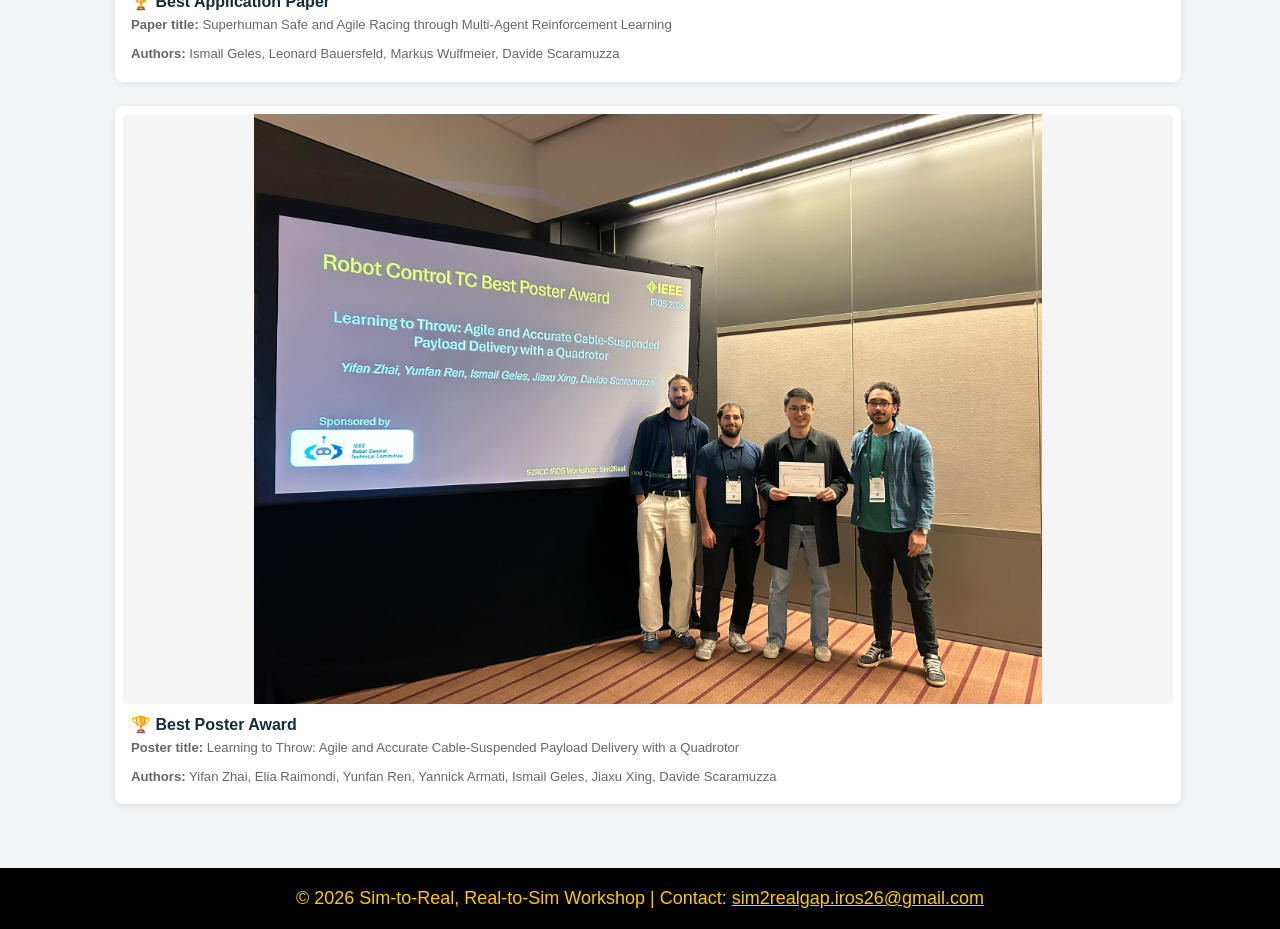
<file: gallery.html>
<!DOCTYPE html>
<html lang="en">

<head>

  <meta charset="UTF-8">
  <meta name="viewport" content="width=device-width, initial-scale=1.0">

  <title>Gallery | Sim2Real and Classical Control Workshop</title>

  <link rel="stylesheet" href="css/style.css">

  <meta
    name="description"
    content="Gallery of the Sim2Real and Classical Control Workshop at IROS 2026."
  >

  <style>
  /* Single-column compact poster layout */
  .poster-grid {
    display: flex;
    flex-direction: column;
    gap: 1.5rem;
    max-width: 1050px;
    margin: 1.25rem auto 0;
    padding: 0;
  }

  .poster-card {
    width: 100%;
    margin: 0 auto;
    padding: 0.5rem;
    background: #fff;
    border-radius: 8px;
    box-shadow: 0 2px 10px rgba(0, 0, 0, 0.08);
    overflow: hidden;
    display: flex;
    flex-direction: column;
  }

  .poster-card:hover {
    transform: none;
    box-shadow: 0 3px 12px rgba(0, 0, 0, 0.10);
  }

  .poster-card img {
    width: 100%;
    height: auto;
    display: block;
    object-fit: contain;
    aspect-ratio: 16 / 9;
    background: #f5f5f5;
    border-radius: 5px;
  }

  .poster-card h3 {
    margin: 0.65rem 0.5rem 0.2rem;
    padding: 0;
    color: #172d35;
    font-size: 1rem;
    line-height: 1.3;
  }

  .poster-card p {
    margin: 0 0.5rem 0.65rem;
    padding: 0;
    color: #666;
    font-size: 0.82rem;
    line-height: 1.4;
  }

  .poster-actions {
  display: flex;
  flex-wrap: wrap;
  gap: 0.4rem;
  margin: 0 0.5rem 0.5rem;
}

.poster-actions .poster-pdf-link,
.poster-actions .poster-openreview-link {
  margin: 0;
}

  /* Compact inline action buttons */
  .poster-pdf-link,
  .poster-openreview-link {
    display: inline-block;
    align-self: flex-start;
    width: auto;
    margin: 0 0.5rem 0.5rem;
    padding: 0.35rem 0.7rem;
    background: #172d35;
    color: #fff;
    text-decoration: none;
    border-radius: 4px;
    font-size: 0.75rem;
    font-weight: 600;
    line-height: 1.2;
    transition: background 0.2s ease;
  }

  .poster-pdf-link:hover,
  .poster-openreview-link:hover {
    background: #2c4a55;
    color: #fff;
  }

  .pdf-preview {
    width: 100%;
    aspect-ratio: 16 / 9;
    display: flex;
    align-items: center;
    justify-content: center;
    background: #f5f5f5;
    color: #666;
    font-size: 1rem;
    font-weight: 600;
    border-radius: 5px;
  }

  @media (max-width: 700px) {
    .poster-grid {
      gap: 1rem;
      margin-top: 1rem;
    }

    .poster-card {
      padding: 0.35rem;
    }

    .poster-card h3 {
      font-size: 0.95rem;
    }

    .poster-card p {
      font-size: 0.78rem;
    }

    .poster-pdf-link,
    .poster-openreview-link {
      padding: 0.3rem 0.6rem;
      font-size: 0.7rem;
    }
  }
</style>

</head>

<body>

<header class="header">

  <nav class="nav container">

    <div class="logo-container">

      <a href="index.html">
        <img
          src="./images/ieee_logo.png"
          alt="Sim2Real and Control IROS Workshop 2026"
          class="logo-img"
        >
      </a>

      <a href="index.html" class="logo-text">
        Sim2Real & Control IROS Workshop 2026
      </a>

    </div>

    <ul class="nav-links">

      <li><a href="index.html#about">About</a></li>
      <li><a href="index.html#schedule">Schedule</a></li>
      <li><a href="index.html#speakers">Speakers</a></li>
      <li><a href="index.html#committee">Committee</a></li>
      <li><a href="index.html#support">Support</a></li>
      <li><a href="index.html#resources">Resources</a></li>

    </ul>

  </nav>

</header>

<main>
  <section class="container section">
    <h2>Best Paper Awards</h2>
    <p class="section-description">
      Celebrating the outstanding contributions presented at the
      Sim2Real and Classical Control Workshop at IROS 2026.
    </p>

    <div class="poster-grid">

      <!-- Best Methodology Paper -->
      <article class="poster-card">
        <img
          src="./images/wp-best_methodology.jpg"
          alt="Workshop organizers with the authors of the Best Methodology Paper"
          loading="lazy"
        >

        <h3>🏆 Best Methodology Paper</h3>

        <p class="paper-title">
          <strong>Paper title:</strong> Drone Soccer: Learning to Manipulate with Multicopter Downwash
        </p>

        <p>
          <strong>Authors:</strong> Neelay Joglekar, Bavin Saravanan, Yutong Wang, Varun Kandiyappan, Junyi Geng, Sebastian Scherer
        </p>
      </article>

      <!-- Best Application Paper -->
      <article class="poster-card">
        <img
          src="./images/wp-best_application.jpg"
          alt="Superhuman Safe and Agile Racing through Multi-Agent Reinforcement Learning"
          loading="lazy"
        >

        <h3>🏆 Best Application Paper</h3>

        <p class="paper-title">
          <strong>Paper title:</strong> Superhuman Safe and Agile Racing through Multi-Agent Reinforcement Learning
        </p>

        <p>
          <strong>Authors:</strong> Ismail Geles, Leonard Bauersfeld, Markus Wulfmeier, Davide Scaramuzza
        </p>
      </article>

      <!-- Best Poster -->
      <article class="poster-card">
        <img
          src="./images/wp-best-poster.jpg"
          alt="Workshop organizers with the authors of the Best Poster"
          loading="lazy"
        >

        <h3>🏆 Best Poster Award</h3>

        <p class="paper-title">
          <strong>Poster title:</strong> Learning to Throw: Agile and Accurate Cable-Suspended Payload Delivery with a Quadrotor
        </p>

        <p>
          <strong>Authors:</strong> Yifan Zhai, Elia Raimondi, Yunfan Ren, Yannick Armati, Ismail Geles, Jiaxu Xing, Davide Scaramuzza
        </p>
      </article>

    </div>
  </section>
</main>

<footer class="footer">

  © 2026 Sim-to-Real, Real-to-Sim Workshop |

  Contact:
  <a href="mailto:sim2realgap.iros26@gmail.com">
    sim2realgap.iros26@gmail.com
  </a>

</footer>

</body>

</html>
</file>
<file: css/style.css>
/* General Styles */
body {
  font-family: 'Arial', sans-serif;
  line-height: 1.6;
  margin: 0;
  background: #f3f4f6;
  color: #1f2937;
  scroll-behavior: smooth;
}

/* IEEE Colors */
:root {
  --ieeeyellow: #ffc800;  /* Yellow for text/writing */
  --ieeeblack: #000000;   /* Black for boxes/backgrounds */
}

/* Header */
.header {
  background: var(--ieeeblack);
  color: var(--ieeeyellow);
  position: sticky;
  top: 0;
  z-index: 1000;
}
.nav.container {
  display: flex;
  justify-content: space-between;
  align-items: center;
  padding: 1rem;
}
/* Update nav-links for better spacing */
.nav-links {
  display: flex;
  gap: 0.01rem; /* Increased from 1rem */
  list-style: none; /* Remove bullets */
  margin: 0;
  padding: 0;
  align-items: center;
}

.nav-links li {
  margin: 0; /* Reset margins */
}

.nav-links a {
  color: var(--ieeeyellow);
  text-decoration: none;
  padding: 0.125rem 0.25rem; /* Button-like padding */
  border-radius: 0.25rem;
  transition: all 0.2s ease;
  font-weight: 500;
}

.nav-links a:hover {
  background: rgba(255, 200, 0, 0.2); /* Subtle yellow glow */
  text-decoration: none;
  transform: translateY(-1px);
}

/* Mobile optimization */
@media (max-width: 1024px) {
  .nav-links {
    gap: 1.5rem;
  }
}

@media (max-width: 768px) {
  .nav-links {
    gap: 1rem;
    font-size: 0.9rem;
  }
}
.logo {
  font-weight: bold;
  font-size: 1.5rem;
  color: var(--ieeeyellow);
}

/* Add to existing CSS */
.logo-container {
  display: flex;
  align-items: center;
  gap: 0.75rem;
}

.logo-img {
  height: 40px;
  width: auto;
  border-radius: 4px;
}

.logo-text {
  font-weight: bold;
  font-size: 1.5rem;
  color: var(--ieeeyellow);
  text-decoration: none;
}

/* Mobile hamburger (bonus) */
@media (max-width: 768px) {
  .nav-links {
    display: none; /* Add hamburger JS later */
  }
}

/* Hero */
.hero {
  background: var(--ieeeblack);
  color: var(--ieeeyellow);
  text-align: center;
  padding: 5rem 1rem;
}
.hero h2 {
  font-size: 2.5rem;
  margin-bottom: 1rem;
  color: var(--ieeeyellow);
}
.hero p {
  font-size: 1.2rem;
  margin-bottom: 2rem;
  color: var(--ieeeyellow);
}
.btn {
  background: var(--ieeeyellow);
  color: var(--ieeeblack);
  padding: 0.75rem 1.5rem;
  text-decoration: none;
  border-radius: 0.375rem;
  display: inline-block;
  font-weight: bold;
}
.btn:hover {
  background: #e6b800; /* Slightly darker yellow */
  color: var(--ieeeblack);
}

.session-title {
  background: var(--ieeeblack);
  color: var(--ieeeyellow);
  font-weight: bold;
  text-align: left;
  padding: 0.01rem 0.1rem;  /* Smaller: was 0.1rem */
  margin: 0.1rem 0;         /* Smaller: was 0.25rem 0 */
  border: 1px solid var(--ieeeyellow);
  border-radius: 0.1rem;    /* Smaller: was 0.15rem */
  letter-spacing: 0.3px;    /* Smaller: was 0.5px */
}

#about h2 {
  margin-top: 30px;   /* reduce space before Targeted Topics */
  margin-bottom: 15px;
}

#about .list {
  margin-top: 10px;
}

/* Sections */
.container {
  max-width: 1200px;
  margin: auto;
  padding: 1rem 1rem;
}
.section {
  margin-bottom: 3rem;
}
.section h2 {
  font-size: 2rem;
  margin-bottom: 1rem;
  color: var(--ieeeyellow);
}

/* Grid / Cards */
.grid {
  display: grid;
  grid-template-columns: 1fr;
  gap: 1rem;
}
@media (min-width: 768px) {
  .grid {
    grid-template-columns: repeat(2, 1fr);
  }
}
@media (min-width: 1024px) {
  .grid {
    grid-template-columns: repeat(3, 1fr);
  }
}
.card {
  background: var(--ieeeblack);
  color: var(--ieeeyellow);
  padding: 1.5rem;
  border-radius: 0.5rem;
  box-shadow: 0 4px 6px rgba(0,0,0,0.3);
  text-align: center;
  border: 2px solid var(--ieeeyellow);

  /* Fix the card size */
  height: 400px;        /* Set a fixed height */
  display: flex;        /* Flex layout for content alignment */
  flex-direction: column;
  justify-content: flex-start; /* or center if you want vertical centering */
  align-items: center;
}
.card img {
  border-radius: 50%;
  width: 150px;      /* Fixed width */
  height: 150px;     /* Fixed height to keep shape consistent */
  object-fit: cover; /* Ensure image fills the space without distortion */
  margin-bottom: 1rem;
}
.card h3 {
  color: var(--ieeeyellow);
  margin-bottom: 0.5rem;
}

/* Remove underline and inherit text color for links inside cards */
.card a {
  text-decoration: none; /* remove underline */
  color: inherit;        /* h3 and p keep the yellow color */
}

/* Optional: add hover effect for the h3 inside link */
.card a:hover h3 {
  color: #ffd700; /* example: brighter yellow on hover */
}

.affiliation {
  font-style: italic;
  color: #fff3cd; /* Lighter yellow tint for contrast */
  margin-bottom: 0.5rem;
}
.btn-link {
  color: var(--ieeeyellow);
  text-decoration: none;
  font-weight: bold;
}
.btn-link:hover {
  text-decoration: underline;
}

#committee .card h3 a {
  color: var(--ieeeyellow) !important;
}

#speakers .card h3 a {
  color: var(--ieeeyellow) !important;
}

/* List styling */
.list {
  list-style: none;
  margin-left: 0;
  margin-bottom: 1rem;
}
.list li::before {
  content: "▸";
  color: var(--ieeeyellow);
  font-weight: bold;
  margin-right: 0.5rem;
}

/* Footer */
.footer {
  background: var(--ieeeblack);
  color: var(--ieeeyellow);
  text-align: center;
  padding: 1rem;
}
.footer a {
  color: var(--ieeeyellow);
  text-decoration: underline;
}

.image-only {
  background: none;          /* remove card background */
  border: none;              /* remove card border */
  box-shadow: none;          /* remove card shadow */
  text-align: center;
  padding: 0;                /* optional: remove padding */
}

.image-only img {
  width: 100%;               /* responsive width */
  max-width: 300px;          /* optional max size */
  height: auto;              /* maintain aspect ratio */
  border-radius: 0;          /* remove circular crop if needed */
  display: block;
  margin: 0 auto;            /* center image */
}

body {
  font-size: 18px; /* increase base text size from default ~16px */
}

.section h2 {
  font-size: 2.5rem; /* larger main section headings */
}

.card h3 {
  font-size: 1.5rem; /* larger card titles */
}

.hero h2 {
  font-size: 3rem; /* bigger hero title */
}

.hero p {
  font-size: 1.5rem; /* bigger hero subtitle */
}

.nav-links a {
  font-size: 1.1rem; /* slightly larger nav items */
}

.list li {
  font-size: 1.2rem; /* bigger list text */
}

/* =========================
   QUESTIONS / Q&A BLOCK
========================= */
.qa-box {
  background: linear-gradient(145deg, #121212, #0f0f0f);
  border: 1px solid var(--border);
  border-radius: 16px;
  padding: 22px;
  margin-top: 10px;
  box-shadow: 0 12px 30px rgba(0,0,0,0.4);
  color: #ffffff; /* force white text */
}

.qa-intro {
  font-size: 1.05rem;
  font-weight: 600;
  margin-bottom: 10px;
  color: #ffffff; /* white */
}

.qa-box p {
  color: #ffffff; /* override muted */
  line-height: 1.6;
}

/* links */
.qa-box a[href^="mailto"],
.qa-box a {
  color: #ffc800; /* yellow */
  font-weight: 600;
  text-decoration: none;
}

.qa-box a:hover {
  text-decoration: underline;
}

/* =========================
   CTA BUTTON (yellow style)
========================= */

.qa-button {
  display: inline-block;
  margin-top: 14px;
  padding: 12px 18px;
  background: #ffc800; /* yellow */
  color: #000000 !important; /* force black text */
  font-weight: 700;
  border-radius: 10px;
  text-decoration: none;
  transition: all 0.25s ease;
  box-shadow: 0 6px 18px rgba(0,0,0,0.35);
}

.qa-button:hover {
  background: #e6b800;
  color: #000000 !important; /* keep black on hover too */
  transform: translateY(-2px);
}


.qa-button:active {
  transform: translateY(0);
}

.info-card a {
  color: var(--ieeeyellow);
  text-decoration: none;
  font-weight: bold;
}

.info-card a:hover {
  text-decoration: underline;
}

.info-grid {
  display: grid;
  grid-template-columns: repeat(auto-fit, minmax(250px, 1fr));
  gap: 1rem;
  margin-top: 1rem;
}

.info-card {
  padding: 1.2rem;
  border: 1px solid #e5e5e5;
  border-radius: 10px;
  background: #f8f9fa;
}

.info-card h3 {
  margin-top: 0;
  margin-bottom: 0.5rem;
}

.info-card p {
  margin: 0.4rem 0;
}

.info-card a {
  color: var(--ieeeyellow);
  text-decoration: none;
  font-weight: bold;
}

.info-card a:hover {
  text-decoration: underline;
}

#schedule .list a {
  color: #000000;
  text-decoration: none;
  font-weight: 600;
}

#schedule .list a:hover {
  color: #333333;
  text-decoration: underline;
}

/* =========================
   Support / Sponsors
   ========================= */

.support-grid {
  display: grid;
  grid-template-columns: repeat(3, 1fr);
  gap: 28px;
  margin-top: 35px;
  align-items: stretch;
}

.sponsor-card {
  background: #ffffff;
  border-radius: 12px;
  padding: 28px 24px 25px;
  text-align: center;

  /* subtle website-style separation */
  border: 1px solid #e5e5e5;
  border-top: 4px solid #ffc800;

  box-shadow: 0 4px 14px rgba(0, 0, 0, 0.06);

  display: flex;
  flex-direction: column;
  min-height: 300px;

  transition: transform 0.2s ease, box-shadow 0.2s ease;
}

.sponsor-card:hover {
  transform: translateY(-4px);
  box-shadow: 0 8px 22px rgba(0, 0, 0, 0.10);
}

.sponsor-logo {
  height: 165px;

  display: flex;
  align-items: center;
  justify-content: center;

  margin-bottom: 18px;
}

.sponsor-logo a {
  display: flex;
  align-items: center;
  justify-content: center;

  width: 100%;
  height: 100%;
}

.sponsor-logo img {
  max-width: 90%;
  max-height: 150px;
  width: auto;
  height: auto;
  object-fit: contain;
}

.sponsor-info {
  margin-top: auto;
}

.sponsor-info h3 {
  margin: 0 0 8px;
  color: #172d35;
  font-size: 1.15rem;
  font-weight: 700;
}

.sponsor-info p {
  margin: 0 0 6px;
  color: #333;
  font-size: 0.95rem;
  line-height: 1.4;
}

.sponsor-info span {
  color: #777;
  font-size: 0.9rem;
}

/* Responsive layout */
@media (max-width: 900px) {
  .support-grid {
    grid-template-columns: 1fr;
    max-width: 500px;
    margin-left: auto;
    margin-right: auto;
  }

  .sponsor-card {
    min-height: 280px;
  }
}
</file>
